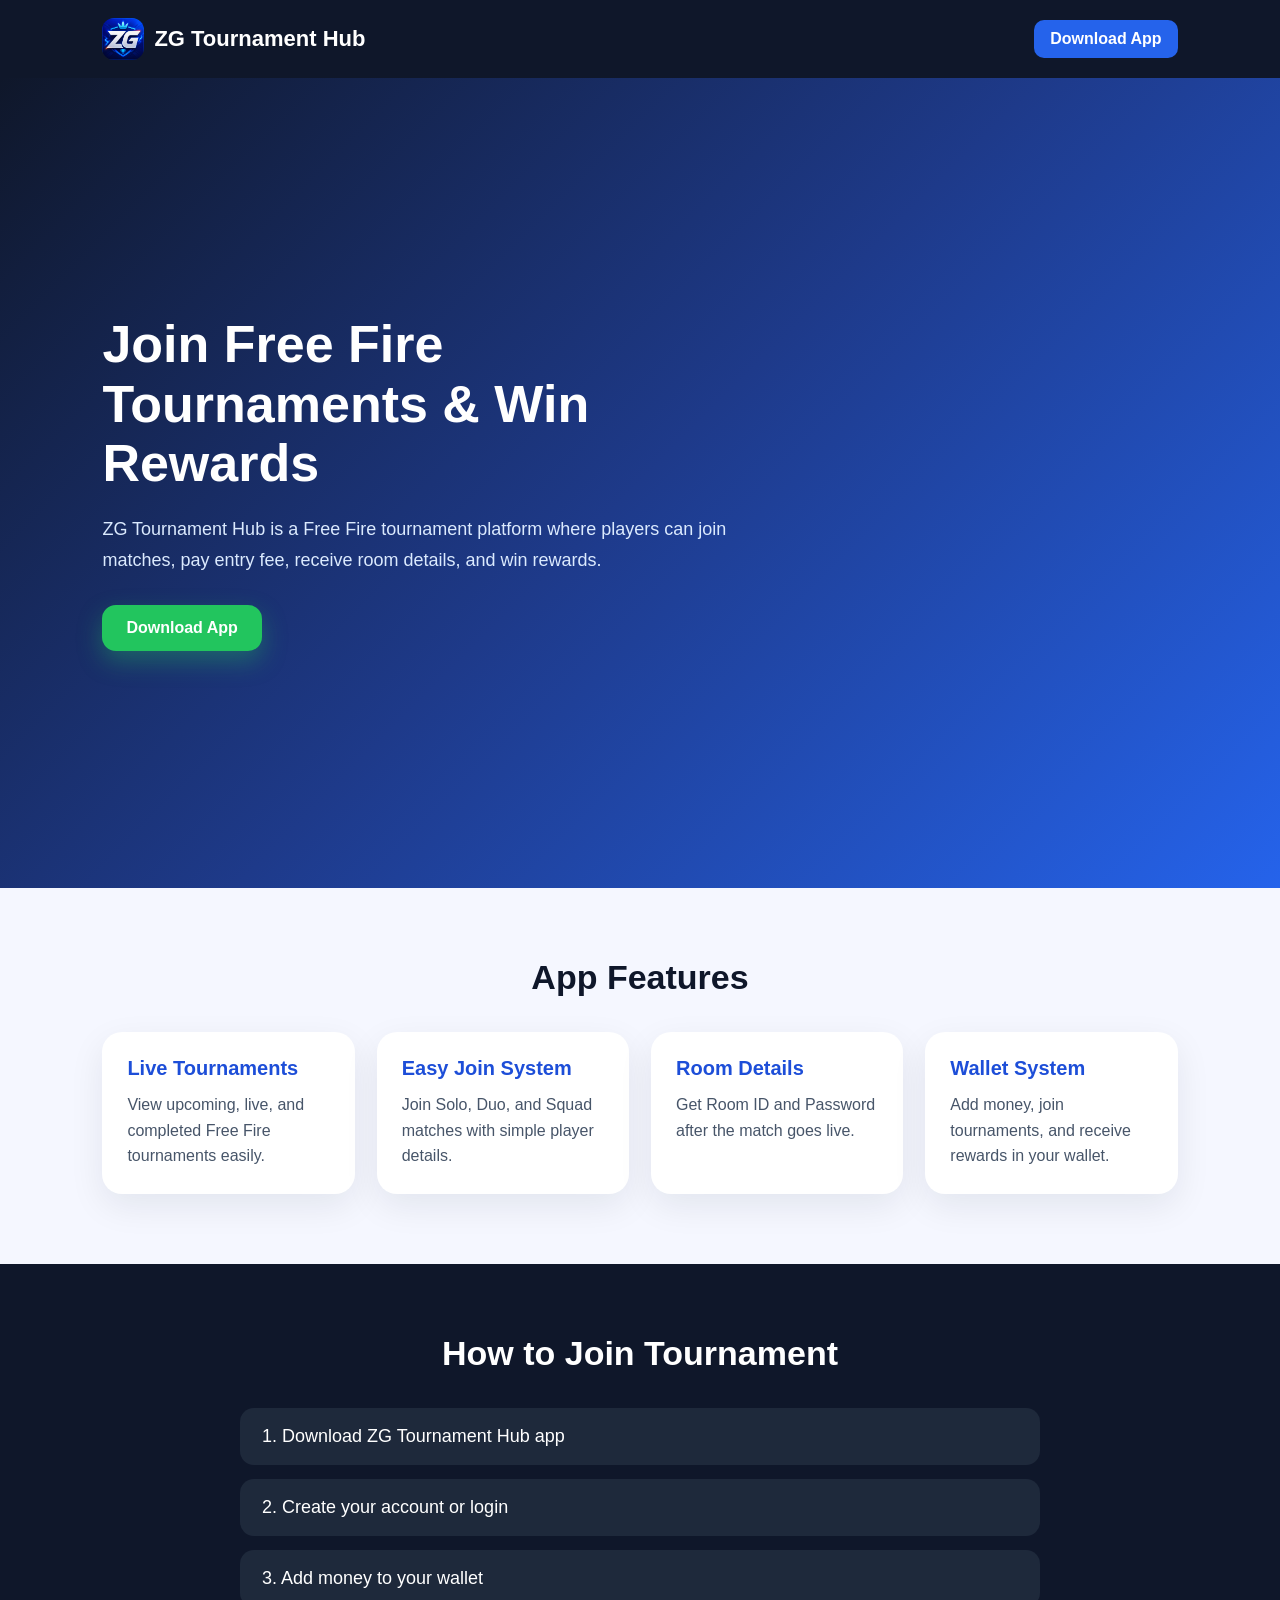
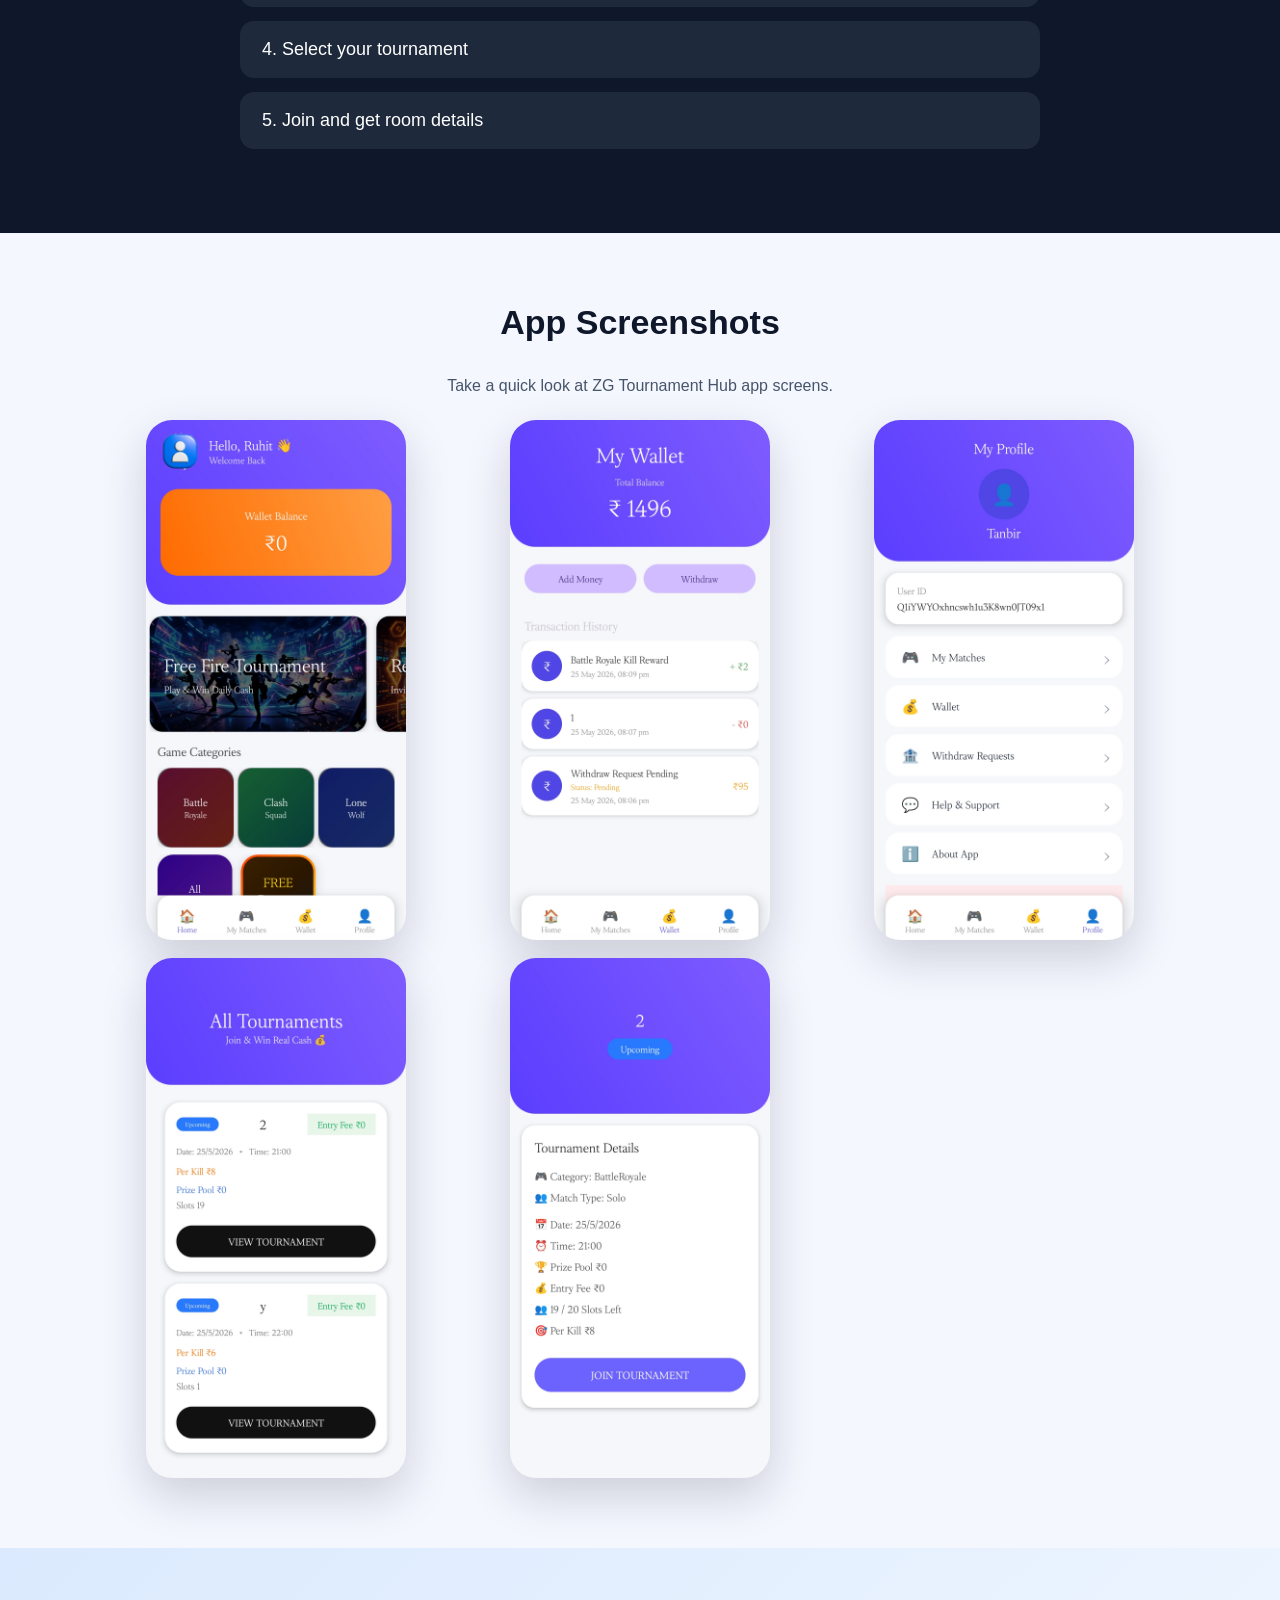
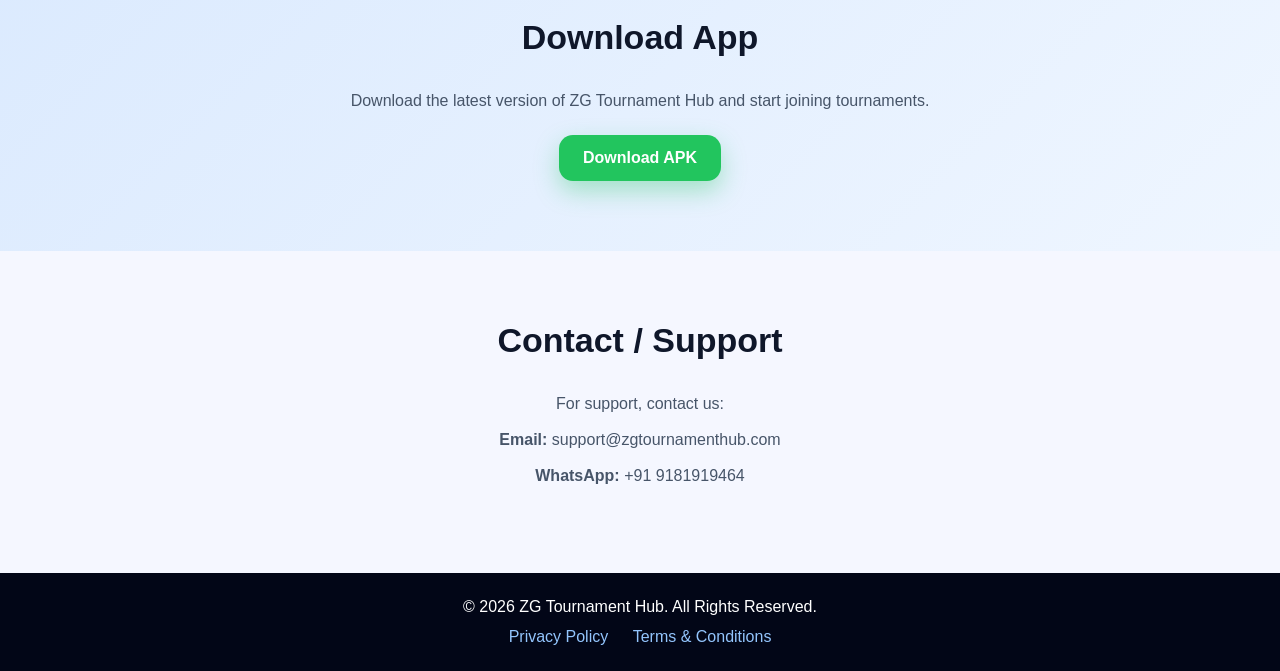
<file: index.html>
<!DOCTYPE html>
<html lang="en">
<head>
    <meta charset="UTF-8">
    <meta name="viewport" content="width=device-width, initial-scale=1.0">
    <title>ZG Tournament Hub - Free Fire Tournament App</title>
    <meta name="description" content="ZG Tournament Hub is a Free Fire tournament app where players can join tournaments, get room details, and win rewards.">
    <link rel="icon" type="image/png" href="images/logo.png">
    <link rel="stylesheet" href="style.css">
</head>
<body>

    <!-- Header -->
    <header class="header">
        <div class="logo">
    <img src="images/logo.png" alt="ZG Tournament Hub Logo">
    <span>ZG Tournament Hub</span>
</div>
        <a href="#download" class="nav-btn">Download App</a>
    </header>

    <!-- Home Section -->
    <section class="hero">
        <div class="hero-content">
            <h1>Join Free Fire Tournaments & Win Rewards</h1>
            <p>ZG Tournament Hub is a Free Fire tournament platform where players can join matches, pay entry fee, receive room details, and win rewards.</p>
            <a href="#download" class="main-btn">Download App</a>
        </div>
    </section>

    <!-- Features -->
    <section class="section">
        <h2>App Features</h2>

        <div class="cards">
            <div class="card">
                <h3>Live Tournaments</h3>
                <p>View upcoming, live, and completed Free Fire tournaments easily.</p>
            </div>

            <div class="card">
                <h3>Easy Join System</h3>
                <p>Join Solo, Duo, and Squad matches with simple player details.</p>
            </div>

            <div class="card">
                <h3>Room Details</h3>
                <p>Get Room ID and Password after the match goes live.</p>
            </div>

            <div class="card">
                <h3>Wallet System</h3>
                <p>Add money, join tournaments, and receive rewards in your wallet.</p>
            </div>
        </div>
    </section>

    <!-- How to Join -->
    <section class="section dark-section">
        <h2>How to Join Tournament</h2>

        <div class="steps">
            <div class="step">1. Download ZG Tournament Hub app</div>
            <div class="step">2. Create your account or login</div>
            <div class="step">3. Add money to your wallet</div>
            <div class="step">4. Select your tournament</div>
            <div class="step">5. Join and get room details</div>
        </div>
    </section>

    <!-- Screenshots -->
<section class="section">
    <h2>App Screenshots</h2>
    <p class="center-text">Take a quick look at ZG Tournament Hub app screens.</p>

    <div class="screenshot-box">
        <img src="images/screenshot1.jpg" alt="ZG Tournament Hub Screenshot 1">
        <img src="images/screenshot2.jpg" alt="ZG Tournament Hub Screenshot 2">
        <img src="images/screenshot3.jpg" alt="ZG Tournament Hub Screenshot 3">
        <img src="images/screenshot4.jpg" alt="ZG Tournament Hub Screenshot 4">
        <img src="images/screenshot5.jpg" alt="ZG Tournament Hub Screenshot 5">
    </div>
</section>

    <!-- Download -->
    <section class="section download" id="download">
        <h2>Download App</h2>
        <p>Download the latest version of ZG Tournament Hub and start joining tournaments.</p>
        <a href="https://github.com/ruhit9090/zg-tournament-hub-website/releases/download/v1.1/ZG_Tournament_Hub_v1.1_release.apk" class="main-btn" download>
    Download APK
</a>
    </section>

    <!-- Support -->
    <section class="section">
        <h2>Contact / Support</h2>
        <p class="center-text">For support, contact us:</p>
        <p class="center-text"><b>Email:</b> support@zgtournamenthub.com</p>
        <p class="center-text"><b>WhatsApp:</b> +91 9181919464</p>
    </section>

    <!-- Footer -->
    <footer class="footer">
        <p>© 2026 ZG Tournament Hub. All Rights Reserved.</p>
        <div>
            <a href="privacy-policy.html">Privacy Policy</a>
            <a href="terms.html">Terms & Conditions</a>
        </div>
    </footer>

    <script src="script.js"></script>
</body>
</html>
</file>
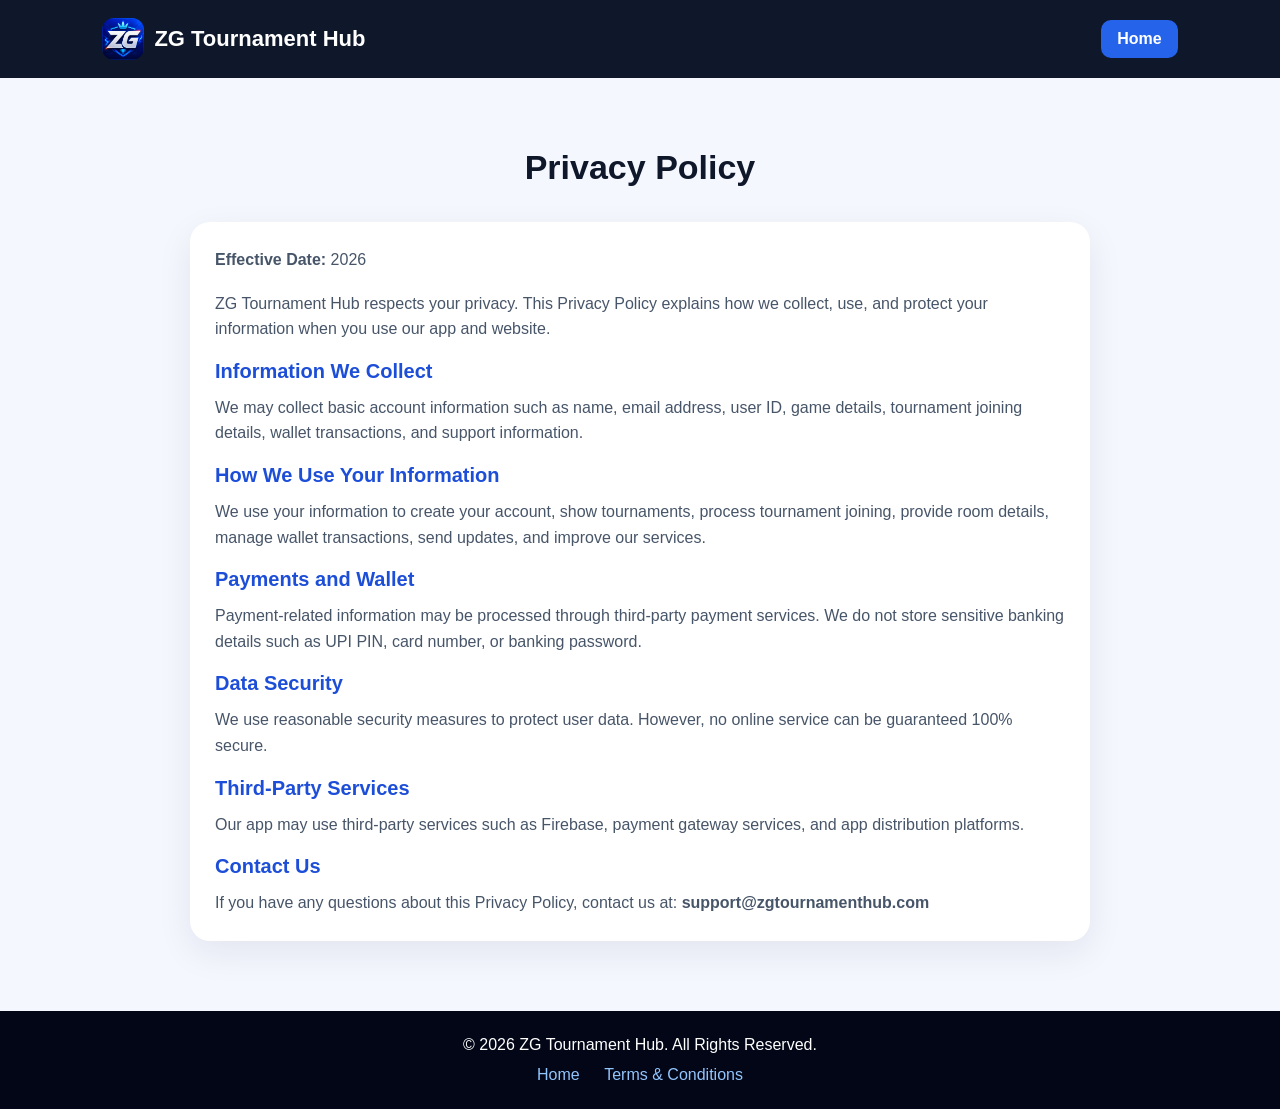
<file: privacy-policy.html>
<!DOCTYPE html>
<html lang="en">
<head>
    <meta charset="UTF-8">
    <meta name="viewport" content="width=device-width, initial-scale=1.0">
    <title>Privacy Policy - ZG Tournament Hub</title>
    <link rel="icon" type="image/png" href="images/logo.png">
    <link rel="stylesheet" href="style.css">
</head>
<body>

<header class="header">
    <div class="logo">
    <img src="images/logo.png" alt="ZG Tournament Hub Logo">
    <span>ZG Tournament Hub</span>
</div>
    <a href="index.html" class="nav-btn">Home</a>
</header>

<section class="section">
    <h2>Privacy Policy</h2>

    <div class="card" style="max-width: 900px; margin: auto;">
        <p><b>Effective Date:</b> 2026</p><br>

        <p>
            ZG Tournament Hub respects your privacy. This Privacy Policy explains how we collect, use,
            and protect your information when you use our app and website.
        </p><br>

        <h3>Information We Collect</h3>
        <p>
            We may collect basic account information such as name, email address, user ID, game details,
            tournament joining details, wallet transactions, and support information.
        </p><br>

        <h3>How We Use Your Information</h3>
        <p>
            We use your information to create your account, show tournaments, process tournament joining,
            provide room details, manage wallet transactions, send updates, and improve our services.
        </p><br>

        <h3>Payments and Wallet</h3>
        <p>
            Payment-related information may be processed through third-party payment services.
            We do not store sensitive banking details such as UPI PIN, card number, or banking password.
        </p><br>

        <h3>Data Security</h3>
        <p>
            We use reasonable security measures to protect user data. However, no online service can be
            guaranteed 100% secure.
        </p><br>

        <h3>Third-Party Services</h3>
        <p>
            Our app may use third-party services such as Firebase, payment gateway services, and app
            distribution platforms.
        </p><br>

        <h3>Contact Us</h3>
        <p>
            If you have any questions about this Privacy Policy, contact us at:
            <b>support@zgtournamenthub.com</b>
        </p>
    </div>
</section>

<footer class="footer">
    <p>© 2026 ZG Tournament Hub. All Rights Reserved.</p>
    <div>
        <a href="index.html">Home</a>
        <a href="terms.html">Terms & Conditions</a>
    </div>
</footer>

</body>
</html>
</file>
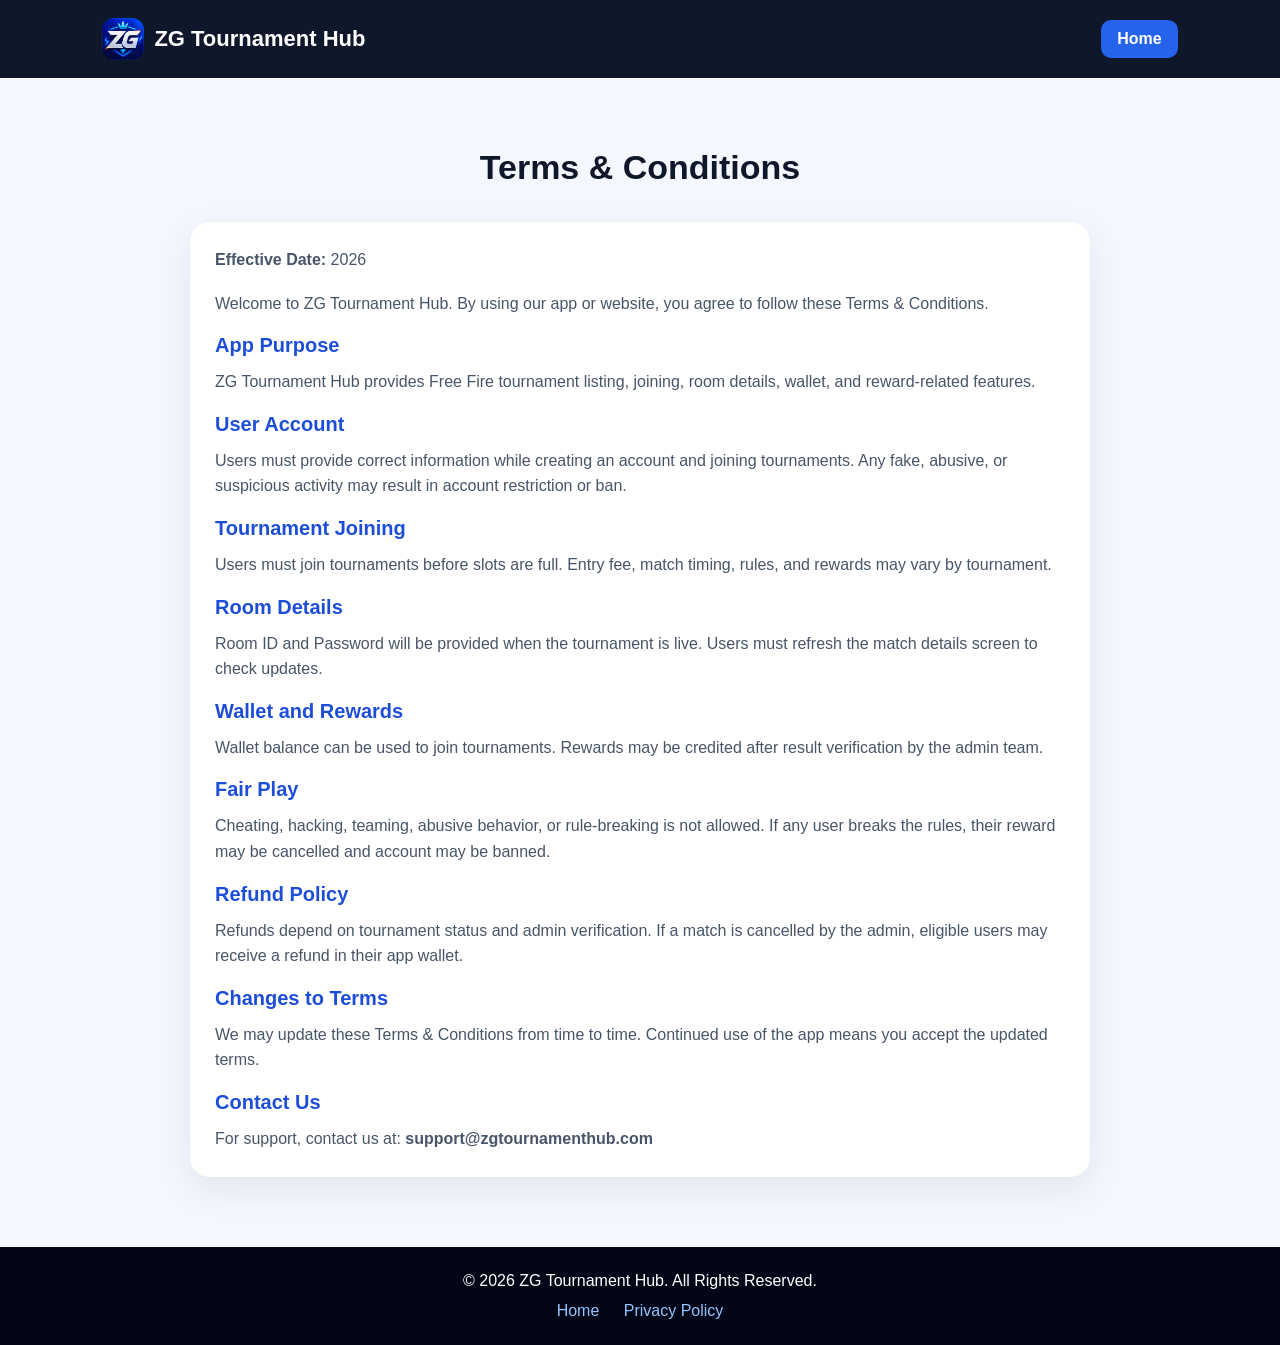
<file: terms.html>
<!DOCTYPE html>
<html lang="en">
<head>
    <meta charset="UTF-8">
    <meta name="viewport" content="width=device-width, initial-scale=1.0">
    <title>Terms & Conditions - ZG Tournament Hub</title>
    <link rel="icon" type="image/png" href="images/logo.png">
    <link rel="stylesheet" href="style.css">
</head>
<body>

<header class="header">
    <div class="logo">
    <img src="images/logo.png" alt="ZG Tournament Hub Logo">
    <span>ZG Tournament Hub</span>
</div>
    <a href="index.html" class="nav-btn">Home</a>
</header>

<section class="section">
    <h2>Terms & Conditions</h2>

    <div class="card" style="max-width: 900px; margin: auto;">
        <p><b>Effective Date:</b> 2026</p><br>

        <p>
            Welcome to ZG Tournament Hub. By using our app or website, you agree to follow these Terms & Conditions.
        </p><br>

        <h3>App Purpose</h3>
        <p>
            ZG Tournament Hub provides Free Fire tournament listing, joining, room details, wallet, and reward-related features.
        </p><br>

        <h3>User Account</h3>
        <p>
            Users must provide correct information while creating an account and joining tournaments.
            Any fake, abusive, or suspicious activity may result in account restriction or ban.
        </p><br>

        <h3>Tournament Joining</h3>
        <p>
            Users must join tournaments before slots are full. Entry fee, match timing, rules, and rewards may vary by tournament.
        </p><br>

        <h3>Room Details</h3>
        <p>
            Room ID and Password will be provided when the tournament is live. Users must refresh the match details screen to check updates.
        </p><br>

        <h3>Wallet and Rewards</h3>
        <p>
            Wallet balance can be used to join tournaments. Rewards may be credited after result verification by the admin team.
        </p><br>

        <h3>Fair Play</h3>
        <p>
            Cheating, hacking, teaming, abusive behavior, or rule-breaking is not allowed.
            If any user breaks the rules, their reward may be cancelled and account may be banned.
        </p><br>

        <h3>Refund Policy</h3>
        <p>
            Refunds depend on tournament status and admin verification. If a match is cancelled by the admin,
            eligible users may receive a refund in their app wallet.
        </p><br>

        <h3>Changes to Terms</h3>
        <p>
            We may update these Terms & Conditions from time to time. Continued use of the app means you accept the updated terms.
        </p><br>

        <h3>Contact Us</h3>
        <p>
            For support, contact us at:
            <b>support@zgtournamenthub.com</b>
        </p>
    </div>
</section>

<footer class="footer">
    <p>© 2026 ZG Tournament Hub. All Rights Reserved.</p>
    <div>
        <a href="index.html">Home</a>
        <a href="privacy-policy.html">Privacy Policy</a>
    </div>
</footer>

</body>
</html>
</file>
<file: style.css>
* {
    margin: 0;
    padding: 0;
    box-sizing: border-box;
    font-family: Arial, sans-serif;
}

body {
    background: #f5f7ff;
    color: #111827;
}

/* Header */
.header {
    width: 100%;
    padding: 18px 8%;
    background: #0f172a;
    color: white;
    display: flex;
    justify-content: space-between;
    align-items: center;
}

.logo {
    display: flex;
    align-items: center;
    gap: 10px;
    font-size: 22px;
    font-weight: bold;
}

.logo img {
    width: 42px;
    height: 42px;
    border-radius: 12px;
    object-fit: cover;
}

.nav-btn {
    text-decoration: none;
    background: #2563eb;
    color: white;
    padding: 10px 16px;
    border-radius: 10px;
    font-weight: bold;
}

/* Hero */
.hero {
    min-height: 90vh;
    background: linear-gradient(135deg, #0f172a, #1e3a8a, #2563eb);
    color: white;
    display: flex;
    align-items: center;
    padding: 70px 8%;
}

.hero-content {
    max-width: 650px;
}

.hero h1 {
    font-size: 52px;
    line-height: 1.15;
    margin-bottom: 20px;
}

.hero p {
    font-size: 18px;
    line-height: 1.7;
    margin-bottom: 30px;
    color: #dbeafe;
}

.main-btn {
    display: inline-block;
    text-decoration: none;
    background: #22c55e;
    color: white;
    padding: 14px 24px;
    border-radius: 14px;
    font-weight: bold;
    box-shadow: 0 10px 25px rgba(34, 197, 94, 0.35);
}

/* Common Section */
.section {
    padding: 70px 8%;
}

.section h2 {
    text-align: center;
    font-size: 34px;
    margin-bottom: 35px;
    color: #0f172a;
}

.cards {
    display: grid;
    grid-template-columns: repeat(4, 1fr);
    gap: 22px;
}

.card {
    background: white;
    padding: 25px;
    border-radius: 20px;
    box-shadow: 0 12px 35px rgba(15, 23, 42, 0.08);
}

.card h3 {
    font-size: 20px;
    margin-bottom: 12px;
    color: #1d4ed8;
}

.card p {
    color: #475569;
    line-height: 1.6;
}

/* Steps */
.dark-section {
    background: #0f172a;
}

.dark-section h2 {
    color: white;
}

.steps {
    max-width: 800px;
    margin: auto;
}

.step {
    background: #1e293b;
    color: white;
    padding: 18px 22px;
    border-radius: 14px;
    margin-bottom: 14px;
    font-size: 18px;
}

/* Screenshots */
.center-text {
    text-align: center;
    color: #475569;
    margin-bottom: 18px;
}

.screenshot-box {
    display: grid;
    grid-template-columns: repeat(3, 1fr);
    gap: 18px;
    margin-top: 25px;
}

.screenshot-box img {
    width: 100%;
    max-width: 260px;
    height: 520px;
    object-fit: cover;
    border-radius: 26px;
    box-shadow: 0 18px 45px rgba(15, 23, 42, 0.18);
    background: #e2e8f0;
    margin: auto;
}

/* Download */
.download {
    text-align: center;
    background: linear-gradient(135deg, #dbeafe, #eff6ff);
}

.download p {
    margin-bottom: 25px;
    color: #475569;
}

/* Footer */
.footer {
    background: #020617;
    color: white;
    padding: 25px 8%;
    text-align: center;
}

.footer p {
    margin-bottom: 12px;
}

.footer a {
    color: #93c5fd;
    text-decoration: none;
    margin: 0 10px;
}

/* Mobile Responsive */
@media (max-width: 900px) {
    .cards {
        grid-template-columns: repeat(2, 1fr);
    }

    .screenshot-box {
        grid-template-columns: 1fr;
    }

    .hero h1 {
        font-size: 38px;
    }
}

@media (max-width: 600px) {
    .header {
        padding: 16px 5%;
    }

    .logo {
        font-size: 18px;
    }

    .nav-btn {
        padding: 9px 12px;
        font-size: 13px;
    }

    .hero {
        padding: 55px 5%;
        min-height: 85vh;
    }

    .hero h1 {
        font-size: 34px;
    }

    .hero p {
        font-size: 16px;
    }

    .section {
        padding: 55px 5%;
    }

    .cards {
        grid-template-columns: 1fr;
    }

    .section h2 {
        font-size: 28px;
    }
}
</file>
